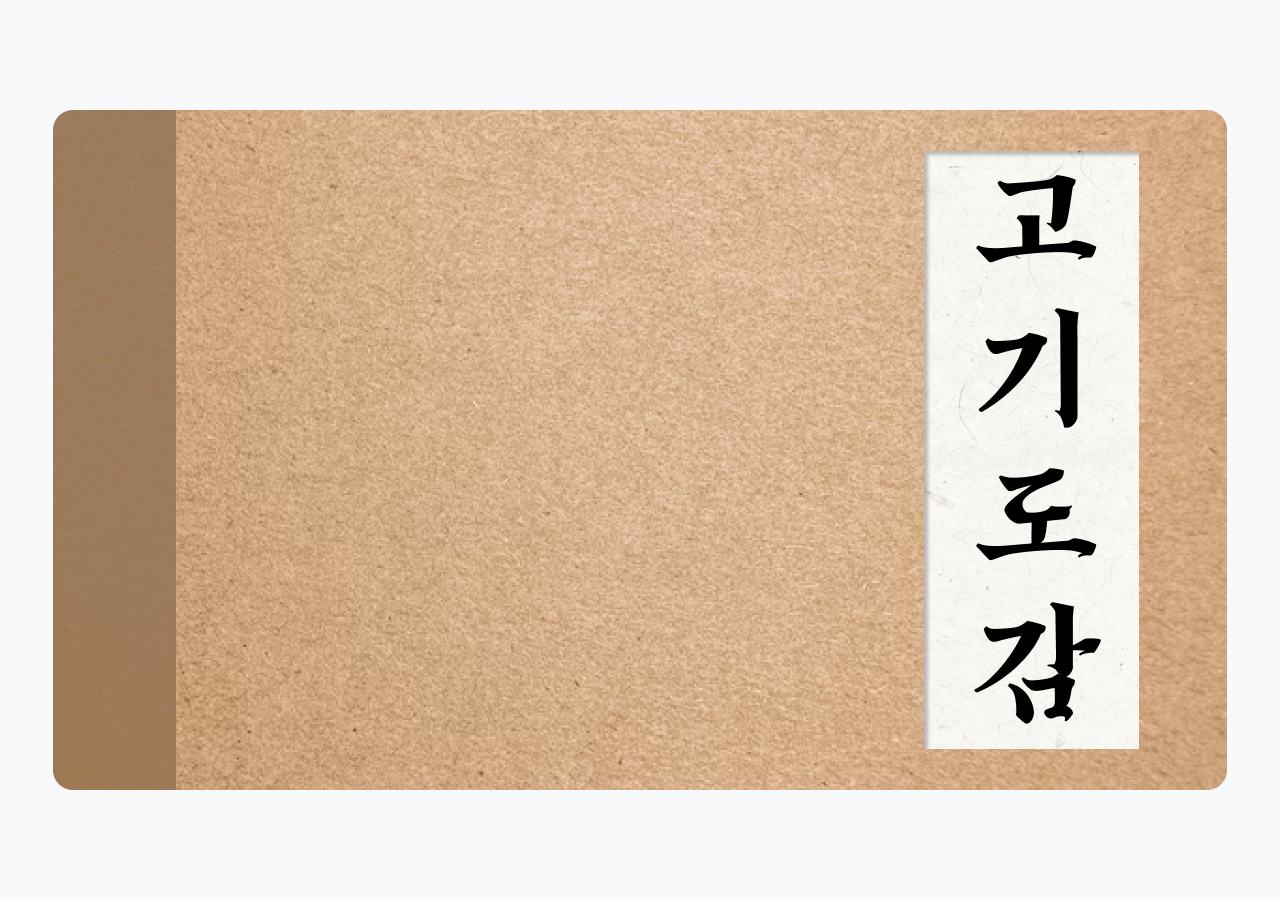
<file: index.html>
<!DOCTYPE html>
<html lang="en">
<head>
    <meta charset="UTF-8">
    <meta name="viewport" content="width=device-width, initial-scale=1.0">
    <title>Responsive Index Page</title>
    <style>
        /* 기본 스타일 */
        body {
            margin: 0;
            padding: 0;
            display: flex;
            justify-content: center; /* 가로 중앙 정렬 */
            align-items: center; /* 세로 중앙 정렬 */
            height: 100vh; /* 화면 전체 높이 */
            background-color: #f8f9fa; /* 배경색 */
        }

        .image-container {
            display: flex; /* 이미지 가로 정렬 */
            gap: 20px; /* 이미지 간 간격 */
            justify-content: center; /* 이미지 중앙 정렬 */
            align-items: center; /* 세로 축 정렬 */
            width: 100%; /* 부모 컨테이너 너비 확장 */
            height: 100%; /* 부모 컨테이너 높이 확장 */
        }

        .image-container img {
            width: 100%; /* 부모 컨테이너에 맞게 너비 조정 */
            max-width: 100%; /* 최대 크기 제한 */
            height: 100%; /* 부모 컨테이너 높이에 맞게 */
            object-fit: cover; /* 이미지 비율 유지하며 꽉 차게 */
            display: block; /* 이미지를 블록 요소로 설정 */
        }

        /* 반응형 스타일: 화면 너비 480px 이하 */
        @media (max-width: 480px) {
            body {
                flex-direction: column; /* 세로 정렬 */
                padding: 0;
            }

            .image-container {
                flex-direction: column; /* 이미지 세로 정렬 */
                align-items: center; /* 가운데 정렬 */
                gap: 10px; /* 이미지 간 간격 축소 */
            }

            .image-container img {
                width: 100%; /* 화면 너비에 맞게 조정 */
                height: auto; /* 높이는 비율 유지 */
                max-width: 100%; /* 최대 크기 제한 */
            }
        }
    /* 호버 시 커서와 확대 효과 */
.image-container img:hover {
    cursor: url('images/forcursor.png') 16 16, pointer; /* 커서를 이미지로 변경 */
}
    </style>
</head>
<body>
    <div class="image-container">
        <!-- 첫 번째 이미지 -->
        <a href="page2.html">
            <img src="images/page1.png" alt="Go to page2.html">
        </a>
    </div>
    
</body>
</html>
</file>
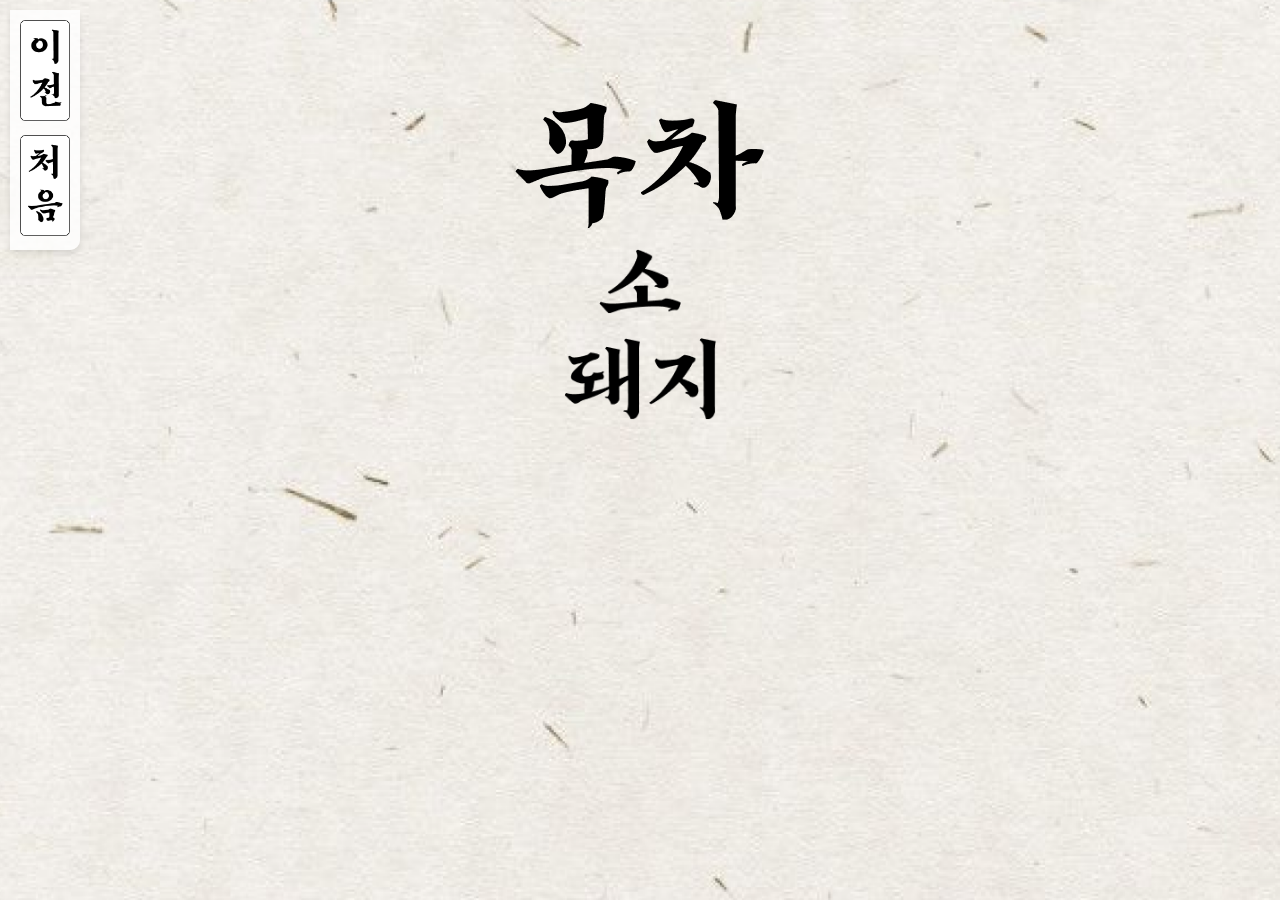
<file: page2.html>
<!DOCTYPE html>
<html lang="en">
<head>
    <meta charset="UTF-8">
    <meta name="viewport" content="width=device-width, initial-scale=1.0">
    <title>Page 2</title>
    <link rel="stylesheet" href="style.css?ver=1.0">

    <style>
        /* 초기화 */
        * {
            margin: 0;
            padding: 0;
            box-sizing: border-box;
        }

        body {
            background-color: #f8f9fa;
            margin: 0;
            font-family: Arial, sans-serif;
            background: url('images/bg.png') no-repeat center center fixed;
            background-size: cover;
        }

        /* 왼쪽 상단 고정 이미지 컨테이너 */
        .image-container {
            position: fixed; /* 화면 좌측 상단 고정 */
            top: 10px;
            left: 10px;
            display: flex;
            flex-direction: column;
            gap: 10px;
            z-index: 10;
        }

        .image-container img {
            max-width: 50px;
            height: auto;
            cursor: pointer;
            transition: transform 0.3s;
        }

        .image-container img:hover {
            transform: scale(1.1);
        }

        /* 메뉴 섹션 */
        .menu-container {
            display: flex;
            flex-direction: column; /* 세로 정렬 */
            align-items: center; /* 가로 중앙 정렬 */
            justify-content: center; /* 세로 중앙 정렬 */
            gap: 20px; /* 이미지 간 간격 */
            margin-top: 100px; /* 상단 여백 */
            text-align: center; /* 텍스트 중앙 정렬 */
        }

        .menu-container img {
            max-width: 90%; /* 기본 이미지 크기: 화면 너비의 90% */
            height: auto;
            transition: transform 0.3s ease-in-out; /* 부드러운 크기 변경 효과 */
        }

        /* 반응형 디자인 */

        /* 화면 너비 1024px 이하 */
        @media (max-width: 1024px) {
            .menu-container img {
                max-width: 80%; /* 이미지 크기 줄이기 */
            }

            .menu-container {
                gap: 15px; /* 이미지 간 간격 줄이기 */
            }
        }

        /* 화면 너비 768px 이하 */
        @media (max-width: 768px) {
            .image-container img {
                max-width: 45px; /* 왼쪽 상단 고정 이미지 축소 */
            }

            .menu-container img {
                max-width: 70%; /* 이미지 크기 줄이기 */
            }

            .menu-container {
                gap: 12px; /* 이미지 간 간격 줄이기 */
            }
        }

        /* 화면 너비 480px 이하 */
        @media (max-width: 480px) {
            .image-container img {
                max-width: 40px; /* 왼쪽 상단 고정 이미지 크기 축소 */
            }

            .menu-container img {
                max-width: 100%; /* 화면 너비에 맞게 이미지 크기 조정 */
            }

            .menu-container {
                gap: 10px; /* 이미지 간 간격 축소 */
            }
        }
    </style>
</head>
<body class="page2">
    <!-- 왼쪽 상단 고정 이미지 -->
    <div class="image-container">
        <a href="index.html">
            <img class="goback" src="images/goback.png" alt="Go Back to Page 1">
        </a>
        <a href="index.html">
            <img class="go1" src="images/go1.png" alt="Go to Page 3">
        </a>
    </div>

    <!-- 메뉴 섹션 -->
    <div class="menu-container">
        <img src="images/impage2/list.png" alt="Menu Description">
        <a href="page3.html">
            <img src="images/impage2/cow.png" alt="Go to Page 3">
        </a>
        <a href="page4.html">
            <img src="images/impage2/pig.png" alt="Go to Page 4">
        </a>
    </div>
</body>
</html>
</file>
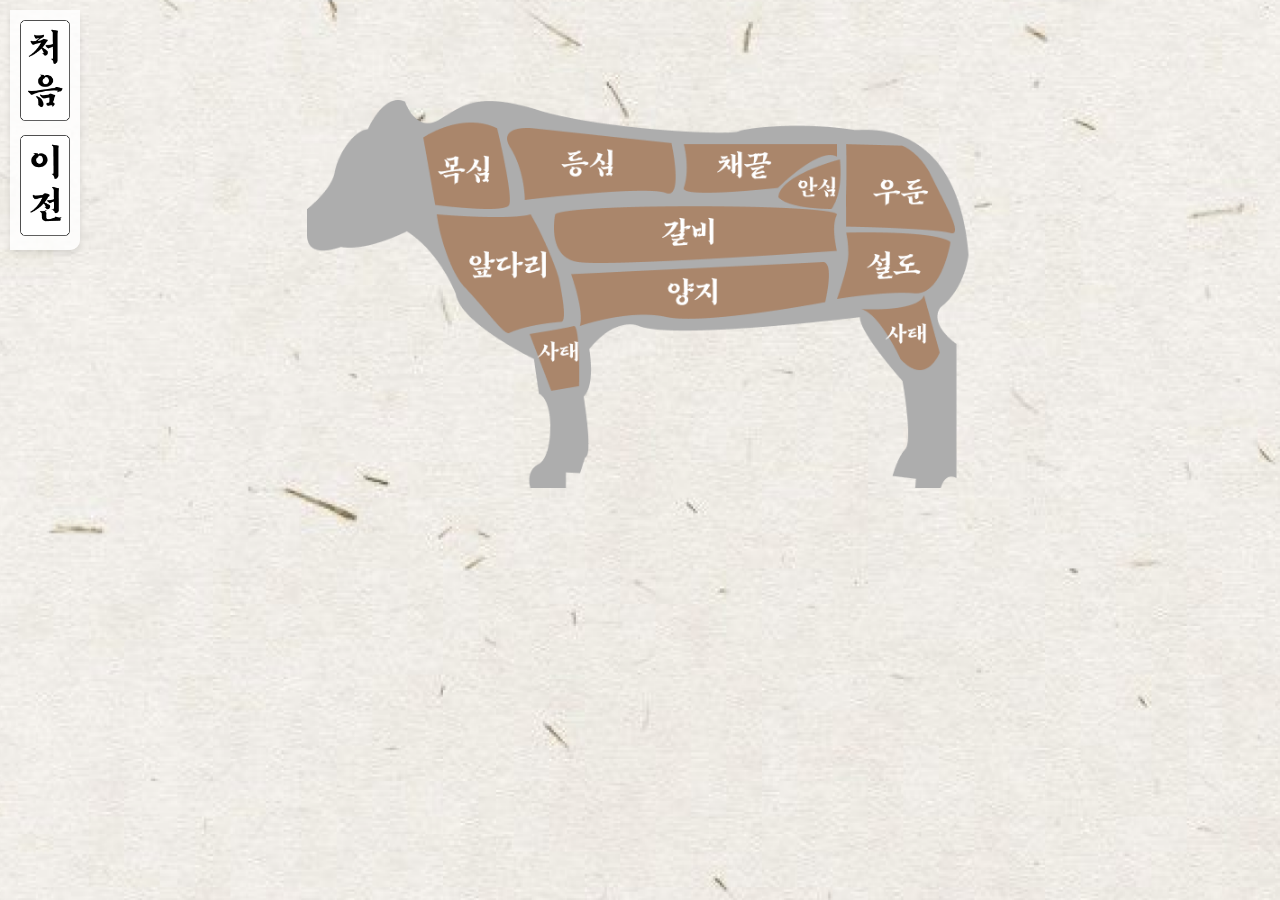
<file: page3.html>
<!DOCTYPE html>
<html lang="en">
<head>
    <meta charset="UTF-8">
    <meta name="viewport" content="width=device-width, initial-scale=1.0">
    <title>Page 3</title>
    <link rel="stylesheet" href="style.css?ver=1.0">

    <style>
        /* 초기화 */
        * {
            margin: 0;
            padding: 0;
            box-sizing: border-box;
        }

        body {
            background-color: #f8f9fa;
            margin: 0;
            font-family: Arial, sans-serif;
            background: url('images/bg.png') no-repeat center center fixed;
            background-size: cover;
        }

        /* 왼쪽 상단 고정 이미지 컨테이너 */
        .image-container {
            position: fixed; /* 화면 좌측 상단 고정 */
            top: 10px;
            left: 10px;
            display: flex;
            flex-direction: column; /* 세로로 정렬 */
            gap: 10px;
            z-index: 10;
        }

        .image-container img {
            max-width: 50px;
            height: auto;
            cursor: pointer;
            transition: transform 0.3s;
        }

        .image-container img:hover {
            transform: scale(1.1);
        }

        /* 중앙 콘텐츠 */
        .menu-container {
            display: flex;
            flex-direction: column; /* 세로 정렬 */
            align-items: center; /* 가로 중앙 정렬 */
            justify-content: center; /* 세로 중앙 정렬 */
            margin-top: 100px; /* 상단 고정 이미지와 겹치지 않도록 여백 */
            gap: 20px;
            text-align: center; /* 텍스트 중앙 정렬 */
        }

        .menu-container img {
            max-width: 90%; /* 이미지 기본 크기 */
            height: auto;
        }

        /* 반응형 디자인 */

        /* 화면 너비 768px 이하 */
        @media (max-width: 768px) {
            .menu-container img {
                max-width: 80%; /* 이미지 크기 줄이기 */
            }

            .menu-container {
                gap: 15px; /* 이미지 간 간격 줄이기 */
            }
        }

        /* 화면 너비 480px 이하 */
        @media (max-width: 480px) {
            .image-container img {
                max-width: 40px; /* 왼쪽 상단 고정 이미지 크기 축소 */
            }

            .menu-container img {
                max-width: 100%; /* 화면 너비에 맞게 이미지 크기 조정 */
            }

            .menu-container {
                gap: 10px; /* 이미지 간 간격 축소 */
            }
        }
    </style>
</head>
<body class="page3">
    <!-- 왼쪽 상단 고정 이미지 -->
    <div class="image-container">
        <a href="index.html">
            <img class="go1" src="images/go1.png" alt="Go to Page 2">
        </a>
        <a href="page2.html">
            <img class="goback" src="images/goback.png" alt="Go Back to Page 1">
        </a>
    </div>

    <!-- 중앙 콘텐츠 -->
    <div class="menu-container">
        <!-- cbody 클릭 시 페이지 5로 이동 -->
        <a href="page5.html">
            <img src="images/cbody.png" alt="cbody">
        </a>
    </div>
</body>
</html>
</file>
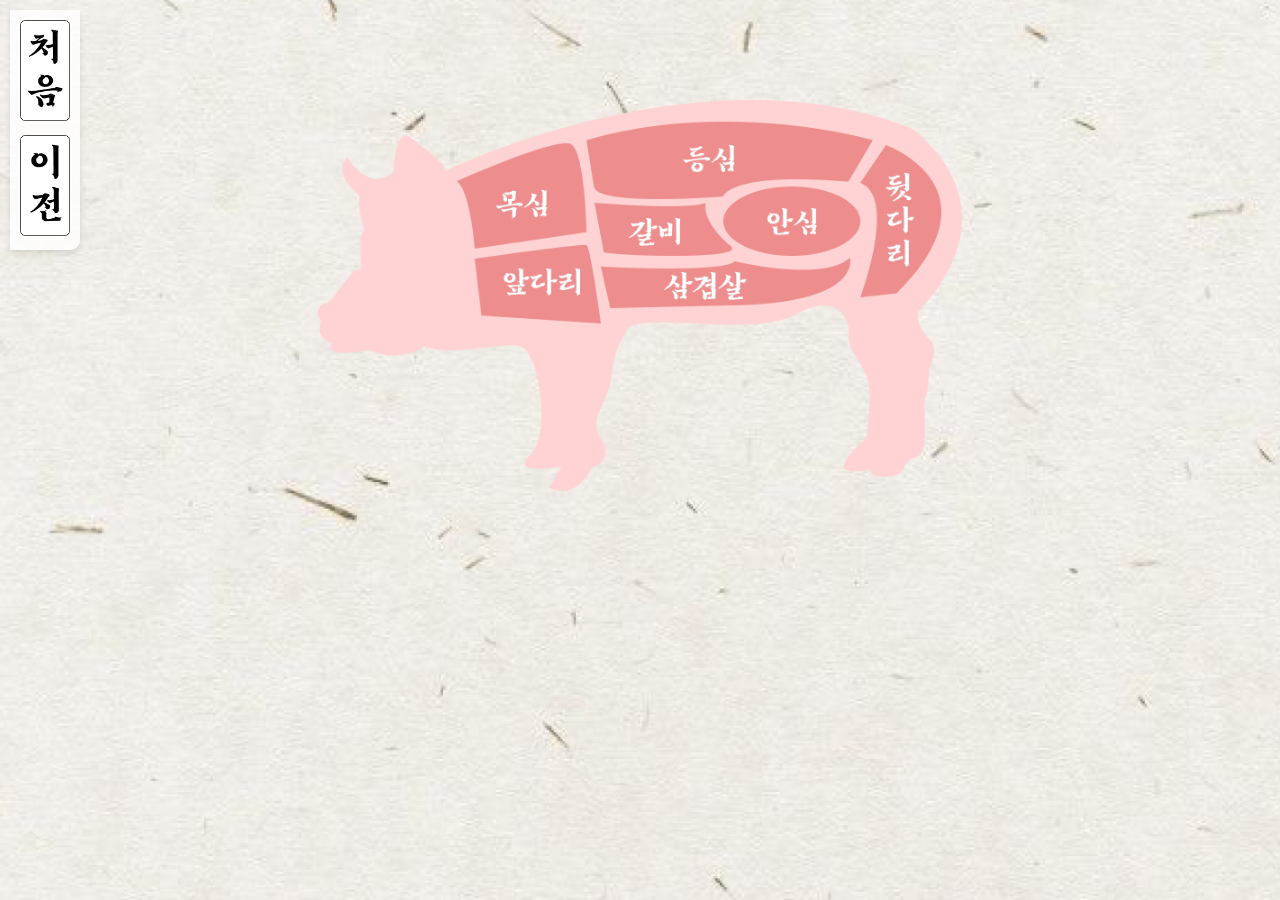
<file: page4.html>
<!DOCTYPE html>
<html lang="en">
<head>
    <meta charset="UTF-8">
    <meta name="viewport" content="width=device-width, initial-scale=1.0">
    <title>Page 4</title>
    <link rel="stylesheet" href="style.css?ver=1.0">

    <style>
        /* 초기화 */
        * {
            margin: 0;
            padding: 0;
            box-sizing: border-box;
        }

        body {
            background-color: #f8f9fa;
            margin: 0;
            font-family: Arial, sans-serif;
            background: url('images/bg.png') no-repeat center center fixed;
            background-size: cover;
        }

        /* 왼쪽 상단 고정 이미지 컨테이너 */
        .image-container {
            position: fixed; /* 화면 좌측 상단 고정 */
            top: 10px;
            left: 10px;
            display: flex;
            flex-direction: column; /* 세로 정렬 */
            gap: 10px;
            z-index: 10;
        }

        .image-container img {
            max-width: 50px;
            height: auto;
            cursor: pointer;
            transition: transform 0.3s;
        }

        .image-container img:hover {
            transform: scale(1.1);
        }

        /* 중앙 콘텐츠 */
        .menu-container {
            display: flex;
            flex-direction: column; /* 세로 정렬 */
            align-items: center; /* 가로 중앙 정렬 */
            justify-content: center; /* 세로 중앙 정렬 */
            margin-top: 100px; /* 상단 고정 이미지와 겹치지 않도록 여백 */
            gap: 20px;
            text-align: center; /* 텍스트 중앙 정렬 */
        }

        .menu-container img {
            max-width: 90%; /* 이미지 기본 크기 */
            height: auto;
        }

        /* 반응형 디자인 */

        /* 화면 너비 768px 이하 */
        @media (max-width: 768px) {
            .menu-container img {
                max-width: 80%; /* 이미지 크기 줄이기 */
            }

            .menu-container {
                gap: 15px; /* 이미지 간 간격 줄이기 */
            }
        }

        /* 화면 너비 480px 이하 */
        @media (max-width: 480px) {
            .image-container img {
                max-width: 40px; /* 왼쪽 상단 고정 이미지 크기 축소 */
            }

            .menu-container img {
                max-width: 100%; /* 화면 너비에 맞게 이미지 크기 조정 */
            }

            .menu-container {
                gap: 10px; /* 이미지 간 간격 축소 */
            }
        }
    </style>
</head>
<body class="page4">
    <!-- 왼쪽 상단 고정 이미지 -->
    <div class="image-container">
        <a href="index.html">
            <img class="go1" src="images/go1.png" alt="Go to Page 2">
        </a>
        <a href="page2.html">
            <img class="goback" src="images/goback.png" alt="Go Back to Page 1">
        </a>
    </div>

    <!-- 중앙 콘텐츠 -->
    <div class="menu-container">
        <!-- pbody 클릭 시 페이지 6으로 이동 -->
        <a href="page6.html">
            <img src="images/pbody.png" alt="Pbody">
        </a>
    </div>
</body>
</html>
</file>
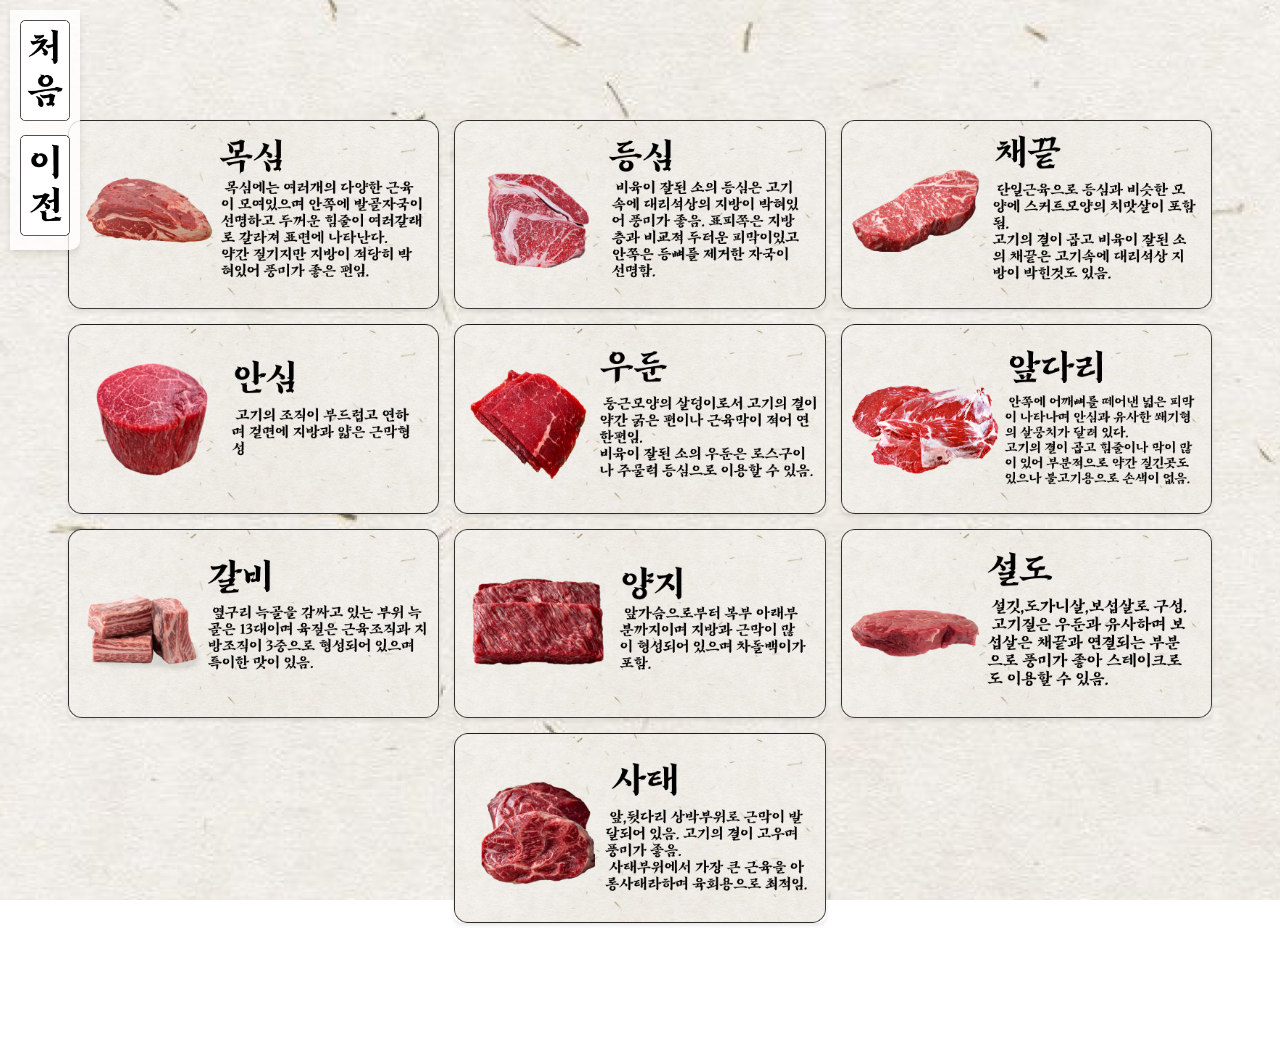
<file: page5.html>
<!DOCTYPE html>
<html lang="en">
<head>
    <meta charset="UTF-8">
    <meta name="viewport" content="width=device-width, initial-scale=1.0">
    <title>Responsive Layout</title>

    <style>
        /* 초기화 스타일 */
        * {
            margin: 0;
            padding: 0;
            box-sizing: border-box;
        }

        body {
            background-color: #f8f9fa;
            font-family: Arial, sans-serif;
            background: url('images/bg.png') no-repeat center center fixed;
            background-size: cover;
        }

        /* 왼쪽 상단 고정 이미지 */
        .fixed-container {
            position: fixed;
            top: 10px;
            left: 10px;
            display: flex;
            flex-direction: column;
            gap: 10px;
            z-index: 10;
            background-color: rgba(255, 255, 255, 0.8);
            padding: 10px;
            border-bottom-right-radius: 10px;
            box-shadow: 0 4px 6px rgba(0, 0, 0, 0.1);
        }

        .fixed-container img {
            max-width: 50px;
            height: auto;
            cursor: pointer;
            transition: transform 0.3s;
        }

        .fixed-container img:hover {
            transform: scale(1.1);
        }

        /* 중앙 이미지 컨테이너 */
        .image-container {
            display: flex;
            flex-wrap: wrap; /* 여러 줄로 나눠 정렬 */
            justify-content: center; /* 가로 중앙 정렬 */
            gap: 15px; /* 이미지 간 간격 */
            margin: 100px auto; /* 고정 요소와 간격 유지 */
            max-width: 1200px; /* 컨테이너 최대 너비 */
            padding: 20px;
        }

        .image-container img {
            flex: 1 1 calc(33.333% - 15px); /* 한 줄에 3개 */
            max-width: calc(33.333% - 15px); /* 최대 크기 제한 */
            height: auto; /* 비율 유지 */
            border-radius: 8px; /* 둥근 모서리 */
            box-shadow: 0 2px 4px rgba(0, 0, 0, 0.1); /* 약간의 그림자 */
            transition: transform 0.3s, box-shadow 0.3s;
        }

        .image-container img:hover {
            transform: scale(1.05);
            box-shadow: 0 4px 8px rgba(0, 0, 0, 0.2);
        }

        /* 반응형 스타일 */
        @media (max-width: 768px) {
            .image-container img {
                flex: 1 1 calc(50% - 15px); /* 한 줄에 2개 */
            }
        }

        @media (max-width: 480px) {
            .image-container img {
                flex: 1 1 100%; /* 한 줄에 1개 */
            }
        }
    </style>
</head>
<body>
    <!-- 왼쪽 상단 고정 이미지 -->
    <div class="fixed-container">
        <a href="index.html">
            <img src="images/go1.png" alt="Go to Page 2">
        </a>
        <a href="page3.html">
            <img src="images/goback.png" alt="Go Back to Page 1">
        </a>
    </div>

    <!-- 중앙 이미지 컨테이너 -->
    <div class="image-container">
        <img src="images/acow/c1.png" alt="Image c1">
        <img src="images/acow/c2.png" alt="Image c2">
        <img src="images/acow/c3.png" alt="Image c3">
        <img src="images/acow/c4.png" alt="Image c4">
        <img src="images/acow/c5.png" alt="Image c5">
        <img src="images/acow/c6.png" alt="Image c6">
        <img src="images/acow/c7.png" alt="Image c7">
        <img src="images/acow/c8.png" alt="Image c8">
        <img src="images/acow/c9.png" alt="Image c9">
        <img src="images/acow/c10.png" alt="Image c10">
    </div>
</body>
</html>
</file>
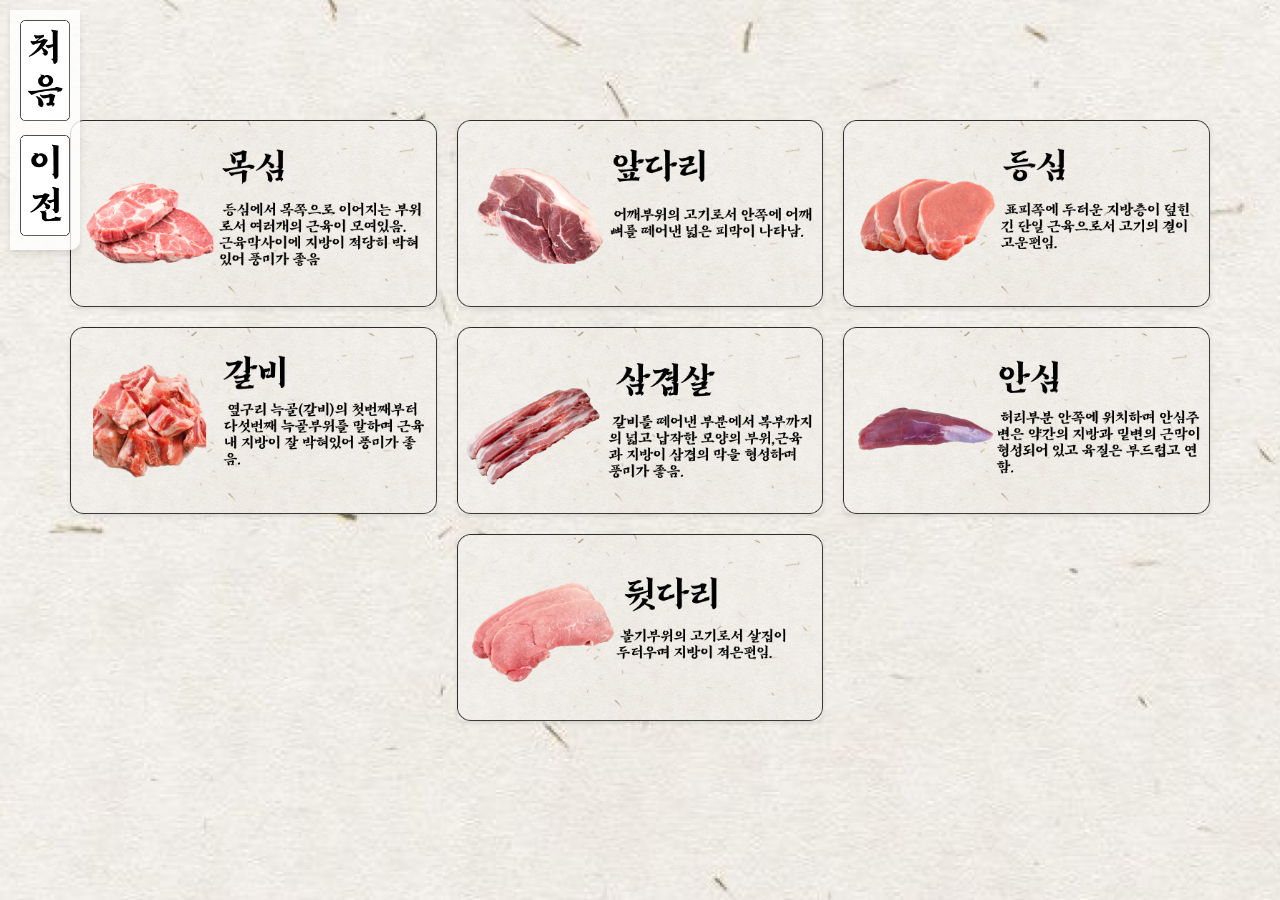
<file: page6.html>
<!DOCTYPE html>
<html lang="en">
<head>
    <meta charset="UTF-8">
    <meta name="viewport" content="width=device-width, initial-scale=1.0">
    <title>Page 6 - Responsive Layout</title>

    <style>
        /* 초기화 스타일 */
        * {
            margin: 0;
            padding: 0;
            box-sizing: border-box;
        }

        body {
            background-color: #f8f9fa;
            font-family: Arial, sans-serif;
            background: url('images/bg.png') no-repeat center center fixed;
            background-size: cover;
        }

        /* 왼쪽 상단 고정 이미지 컨테이너 */
        .fixed-container {
            position: fixed;
            top: 10px;
            left: 10px;
            display: flex;
            flex-direction: column;
            gap: 10px;
            z-index: 10;
            background-color: rgba(255, 255, 255, 0.8);
            padding: 10px;
            border-bottom-right-radius: 10px;
            box-shadow: 0 4px 6px rgba(0, 0, 0, 0.1);
        }

        .fixed-container img {
            max-width: 50px;
            height: auto;
            cursor: pointer;
            transition: transform 0.3s;
        }

        .fixed-container img:hover {
            transform: scale(1.1);
        }

        /* 중앙 콘텐츠 이미지 컨테이너 */
        .image-container {
            display: flex;
            flex-wrap: wrap; /* 여러 줄로 나눠 정렬 */
            justify-content: center; /* 가로 중앙 정렬 */
            gap: 20px; /* 이미지 간 간격 */
            margin: 100px auto; /* 고정 요소와 간격 유지 */
            max-width: 1200px; /* 컨테이너 최대 너비 */
            padding: 20px;
        }

        .image-container img {
            flex: 1 1 calc(33.333% - 20px); /* 기본적으로 한 줄에 3개 */
            max-width: calc(33.333% - 20px); /* 최대 크기 제한 */
            height: auto;
            border-radius: 8px; /* 둥근 모서리 */
            box-shadow: 0 2px 4px rgba(0, 0, 0, 0.1); /* 약간의 그림자 */
            transition: transform 0.3s, box-shadow 0.3s;
        }

        .image-container img:hover {
            transform: scale(1.05); /* 확대 효과 */
            box-shadow: 0 4px 8px rgba(0, 0, 0, 0.2);
        }

        /* 반응형 디자인 */

        /* 화면 너비 768px 이하 */
        @media (max-width: 768px) {
            .image-container img {
                flex: 1 1 calc(50% - 20px); /* 한 줄에 2개 */
                max-width: calc(50% - 20px);
            }
        }

        /* 화면 너비 480px 이하 */
        @media (max-width: 480px) {
            .fixed-container img {
                max-width: 40px; /* 왼쪽 상단 고정 이미지 크기 축소 */
            }

            .image-container img {
                flex: 1 1 100%; /* 한 줄에 1개 */
                max-width: 100%;
            }
        }
    </style>
</head>
<body>
    <!-- 왼쪽 상단 고정 이미지 -->
    <div class="fixed-container">
        <a href="index.html">
            <img src="images/go1.png" alt="Go to Page 2">
        </a>
        <a href="page4.html">
            <img src="images/goback.png" alt="Go Back to Page 1">
        </a>
    </div>

    <!-- 중앙 콘텐츠 이미지 컨테이너 -->
    <div class="image-container">
        <img src="images/apig/p1.png" alt="Image p1">
        <img src="images/apig/p2.png" alt="Image p2">
        <img src="images/apig/p3.png" alt="Image p3">
        <img src="images/apig/p4.png" alt="Image p4">
        <img src="images/apig/p5.png" alt="Image p5">
        <img src="images/apig/p6.png" alt="Image p6">
        <img src="images/apig/p7.png" alt="Image p7">
    </div>
</body>
</html>
</file>
<file: style.css>
/* 초기화 스타일 */
* {
    margin: 0;
    padding: 0;
    box-sizing: border-box;
}

body {
    background-color: #f8f9fa;
    margin: 0;
    font-family: Arial, sans-serif;
    background: url('images/bg.png') no-repeat center center fixed;
    background-size: cover; /* 배경 이미지 설정 */
}

/* 이미지 컨테이너 */
.image-container {
    position: fixed; /* 화면 좌측 상단 고정 */
    top: 0;
    left: 0;
    display: flex;
    flex-direction: column; /* 이미지를 세로로 배치 */
    gap: 10px;
    z-index: 999; /* 최상단에 위치 */
    background-color: rgba(255, 255, 255, 0.8); /* 투명도 설정 */
    padding: 10px;
    border-bottom-right-radius: 10px; /* 우측 하단 둥근 모서리 */
    box-shadow: 0px 4px 6px rgba(0, 0, 0, 0.1); /* 그림자 */
}

/* 이미지 스타일 */
.image-container img {
    max-width: 50px;
    height: auto;
    cursor: pointer;
    transition: transform 0.3s ease-in-out;
}

/* 호버 효과 */
img:hover {
    cursor: url('images/forcursor.png') 16 16, pointer; /* 커서 변경 */
}
</file>
